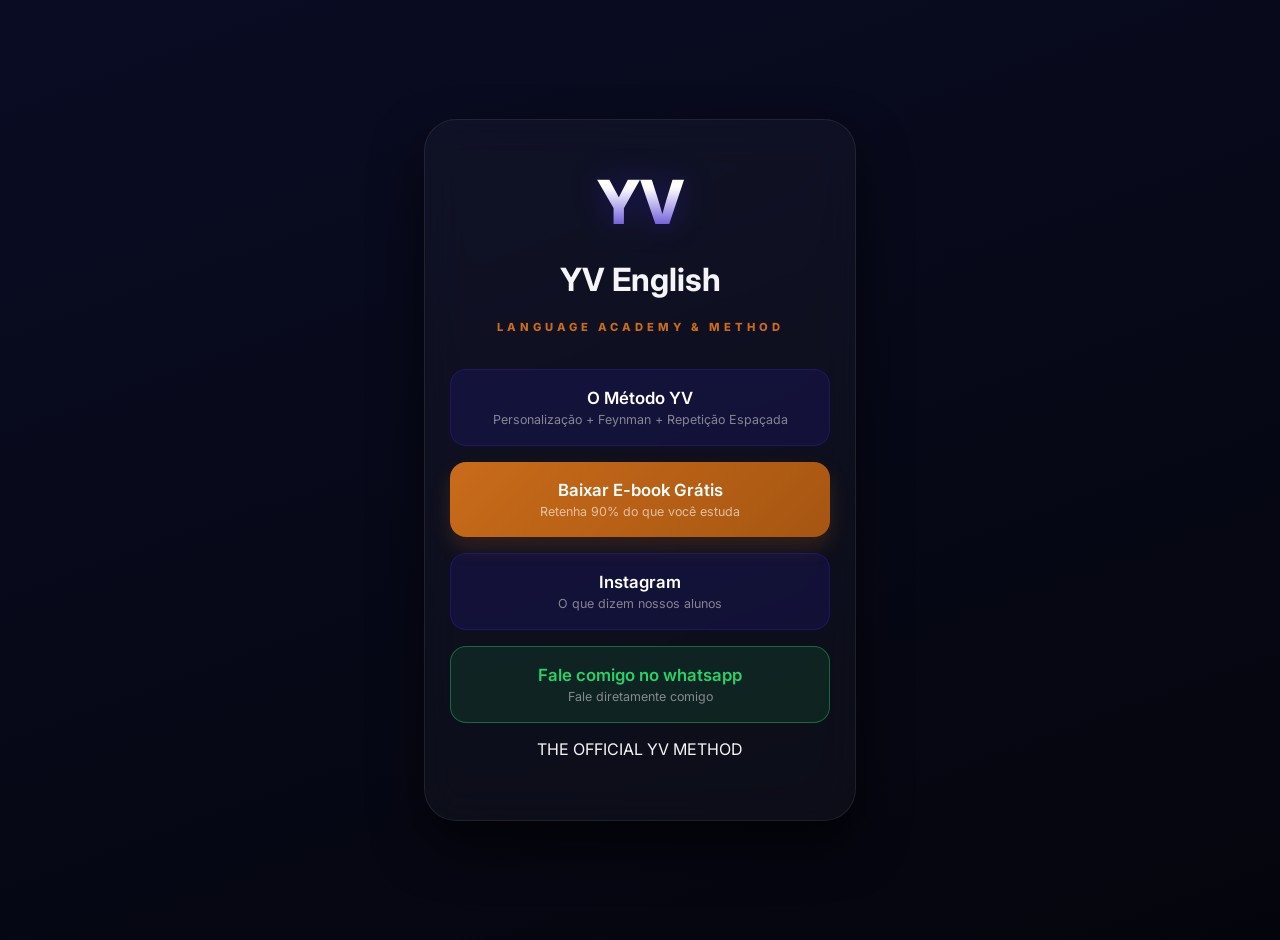
<file: index.html>
<!DOCTYPE html>
<html lang="pt-br">
<head>
    <meta charset="UTF-8">
    <meta name="viewport" content="width=device-width, initial-scale=1.0">
    <title>YV English | Linktree Oficial</title>
    <link rel="stylesheet" href="style.css">
    <link href="https://fonts.googleapis.com/css2?family=Inter:wght@400;600;800&display=swap" rel="stylesheet">
</head>
<body>
    <div class="glass-container">
        <header>
            <div class="logo-glow">YV</div>
            <h1>YV English</h1>
            <p class="tagline">LANGUAGE ACADEMY & METHOD</p>
        </header>

        <main id="links">
            <a href="metodo.html" class="btn secondary">
                <span>O Método YV</span>
                <small>Personalização + Feynman + Repetição Espaçada</small>
            </a>

            <a href="assets/yv.pdf" target="_blank" class="btn primary">
                <span>Baixar E-book Grátis</span>
                <small>Retenha 90% do que você estuda</small>
            </a>

            <a href="https://www.instagram.com/yvenglish" class="btn secondary">
                <span>Instagram</span>
                <small>O que dizem nossos alunos</small>
            </a>

            <a href="https://wa.me/5521965126480" class="btn whatsapp">
                <span>Fale comigo no whatsapp</span>
                <small>Fale diretamente comigo</small>
            </a>
        </main>

        <footer>
            <p class="footer-brand">THE OFFICIAL YV METHOD</p>
        </footer>
    </div>
</body>
</html>
</file>
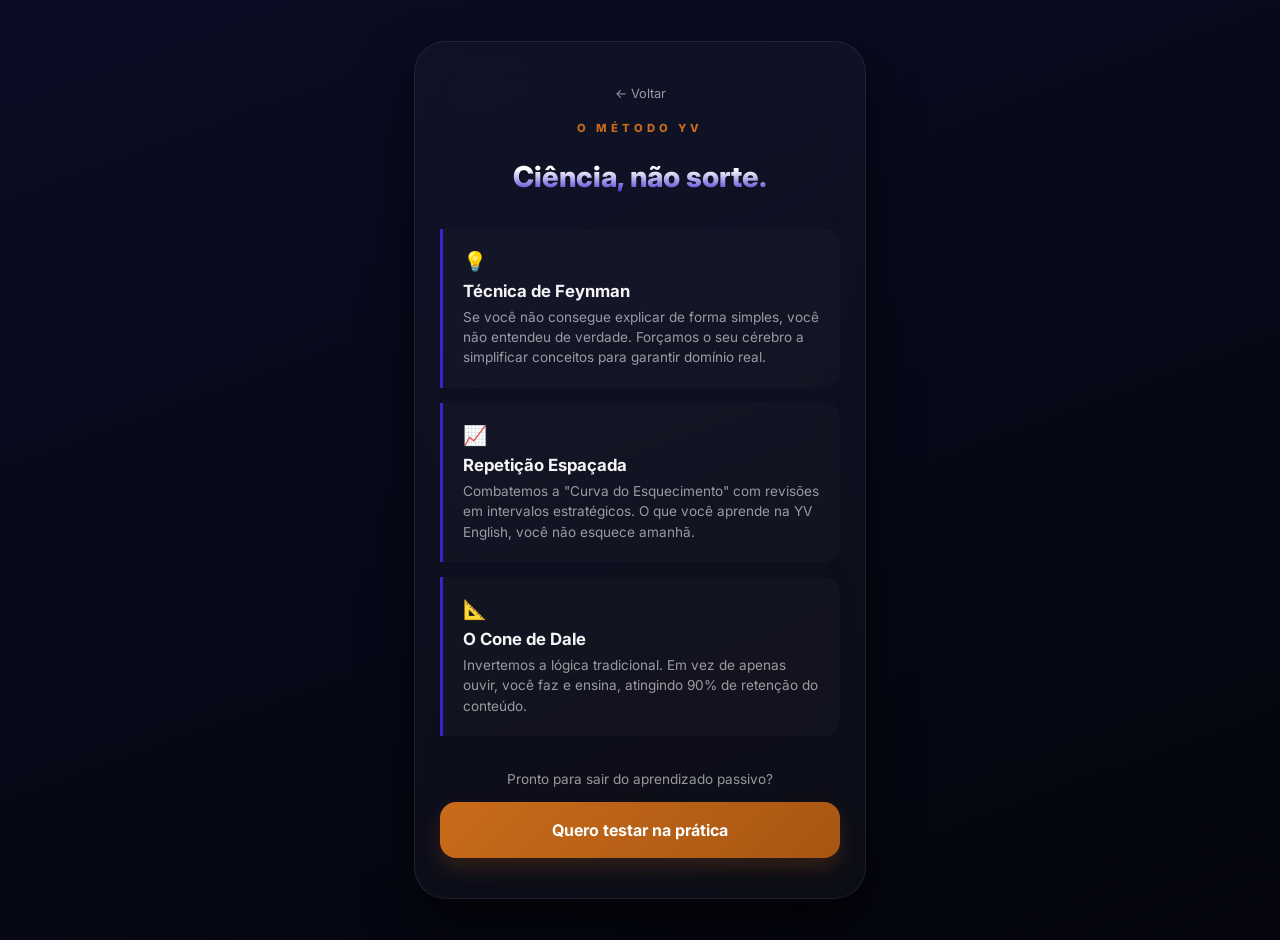
<file: metodo.html>
<!DOCTYPE html>
<html lang="pt-br">
<head>
    <meta charset="UTF-8">
    <meta name="viewport" content="width=device-width, initial-scale=1.0">
    <title>O Método YV | Ciência da Fluência</title>
    <link rel="stylesheet" href="metodo.css">
    <link href="https://fonts.googleapis.com/css2?family=Inter:wght@400;600;800&display=swap" rel="stylesheet">
</head>
<body>
    <div class="glass-container method-page">
        <header>
            <a href="index.html" class="back-link">← Voltar</a>
            <div class="tagline">O MÉTODO YV</div>
            <h2>Ciência, não sorte.</h2>
        </header>

        <section class="method-content">
            <div class="pillar">
                <span class="icon">💡</span>
                <h3>Técnica de Feynman</h3>
                <p>Se você não consegue explicar de forma simples, você não entendeu de verdade. Forçamos o seu cérebro a simplificar conceitos para garantir domínio real.</p>
            </div>

            <div class="pillar">
                <span class="icon">📈</span>
                <h3>Repetição Espaçada</h3>
                <p>Combatemos a "Curva do Esquecimento" com revisões em intervalos estratégicos. O que você aprende na YV English, você não esquece amanhã.</p>
            </div>

            <div class="pillar">
                <span class="icon">📐</span>
                <h3>O Cone de Dale</h3>
                <p>Invertemos a lógica tradicional. Em vez de apenas ouvir, você faz e ensina, atingindo 90% de retenção do conteúdo.</p>
            </div>
        </section>

        <div class="cta-area">
            <p>Pronto para sair do aprendizado passivo?</p>
            <a href="https://wa.me/5521965126480" class="btn primary">Quero testar na prática</a>
        </div>
    </div>

    <script src="script.js"></script>
</body>
</html>
</file>
<file: style.css>
:root {
    /* Troca do roxo neon por um Roxo Real Profundo */
    --bg-color: #04050c;           /* Quase preto, para dar contraste */
    --deep-navy: #0a0c24;          /* Azul marinho profundo */
    --royal-purple: #3b22cc;       /* Roxo institucional e sério */
    --accent-orange: #c96b1a;      /* Laranja escuro (cor de autoridade do e-book) */
    --glass-bg: rgba(255, 255, 255, 0.03);
    --text-white: #f5f5f7;         /* Off-white para não cansar a vista */
}

head {}

body {
    /* Gradiente linear mais elegante, sem aquele círculo roxo no meio */
    background: linear-gradient(160deg, var(--deep-navy) 0%, var(--bg-color) 100%);
    color: var(--text-white);
    font-family: 'Inter', sans-serif;
    display: flex;
    justify-content: center;
    align-items: center;
    min-height: 100vh;
    margin: 0;
    padding: 20px;
}

.glass-container {
    background: var(--glass-bg);
    backdrop-filter: blur(20px);
    -webkit-backdrop-filter: blur(20px); /* Suporte Safari */
    border: 1px solid rgba(255, 255, 255, 0.08);
    border-radius: 32px;
    padding: 45px 25px;
    width: 100%;
    max-width: 380px;
    box-shadow: 0 25px 50px rgba(0, 0, 0, 0.6);
    text-align: center;
}

.logo-glow {
    font-size: 3.8rem;
    font-weight: 800;
    /* Gradiente no texto para um efeito metálico */
    background: linear-gradient(to bottom, #ffffff 30%, var(--royal-purple) 100%);
    -webkit-background-clip: text;
    -webkit-text-fill-color: transparent;
    filter: drop-shadow(0 0 15px rgba(59, 34, 204, 0.4));
    margin-bottom: 5px;
}

.tagline { 
    font-size: 0.7rem; 
    letter-spacing: 4px; 
    color: var(--accent-orange); /* Laranja escuro trazendo a marca do e-book */
    margin-bottom: 35px;
    font-weight: 800;
    text-transform: uppercase;
}

/* BOTÕES */
.btn {
    display: flex;
    flex-direction: column;
    text-decoration: none;
    padding: 18px;
    margin-bottom: 16px;
    border-radius: 16px;
    transition: all 0.3s cubic-bezier(0.4, 0, 0.2, 1);
    border: 1px solid rgba(255, 255, 255, 0.05);
}

.btn span { font-weight: 600; font-size: 1.05rem; color: #fff; }
.btn small { font-size: 0.78rem; opacity: 0.6; margin-top: 4px; color: #d1d1d1; }

/* Destaque para o E-book (Ouro) */
.primary { 
    background: linear-gradient(135deg, var(--accent-orange), #a65612);
    border: none;
    box-shadow: 0 10px 20px rgba(201, 107, 26, 0.2);
}
.primary span, .primary small { color: #fff; }

/* Botão Secundário - Agora usando o Roxo Real com baixa opacidade */
.secondary { 
    background: rgba(59, 34, 204, 0.15); 
    border: 1px solid rgba(59, 34, 204, 0.3);
}
.secondary:hover { 
    background: rgba(59, 34, 204, 0.3); 
    transform: translateY(-4px); 
    border-color: var(--royal-purple);
}

/* WhatsApp mais sóbrio */
.whatsapp { 
    background: rgba(37, 211, 102, 0.1); 
    border: 1px solid rgba(37, 211, 102, 0.4); 
}
.whatsapp:hover { background: rgba(37, 211, 102, 0.2); }
.whatsapp span { color: #25D366; }

/* Animação de Pulse mais discreta */
@keyframes pulse-animation {
    0% { box-shadow: 0 0 0 0 rgba(201, 107, 26, 0.4); }
    70% { box-shadow: 0 0 0 12px rgba(201, 107, 26, 0); }
    100% { box-shadow: 0 0 0 0 rgba(201, 107, 26, 0); }
}

/* Ajustes na Página de Método */
.pillar {
    border-left: 2px solid var(--royal-purple);
    background: rgba(255,255,255,0.02);
    padding: 15px;
    border-radius: 0 12px 12px 0;
}
</file>
<file: metodo.css>
:root {
    --bg-color: #04050c;           /* Quase preto */
    --deep-navy: #0a0c24;          /* Azul marinho profundo */
    --royal-purple: #3b22cc;       /* Roxo institucional */
    --accent-orange: #c96b1a;      /* Laranja de autoridade */
    --glass-bg: rgba(255, 255, 255, 0.03);
    --text-white: #f5f5f7;         /* Off-white */
    --text-muted: rgba(245, 245, 247, 0.6);
}

body {
    background: linear-gradient(160deg, var(--deep-navy) 0%, var(--bg-color) 100%);
    color: var(--text-white);
    font-family: 'Inter', sans-serif;
    display: flex;
    justify-content: center;
    align-items: center;
    min-height: 100vh;
    margin: 0;
    padding: 20px;
}

/* CONTAINER PRINCIPAL */
.glass-container {
    background: var(--glass-bg);
    backdrop-filter: blur(20px);
    -webkit-backdrop-filter: blur(20px);
    border: 1px solid rgba(255, 255, 255, 0.08);
    border-radius: 32px;
    padding: 40px 25px;
    width: 100%;
    max-width: 400px;
    box-shadow: 0 25px 50px rgba(0, 0, 0, 0.6);
    text-align: center;
}

/* HEADER */
.back-link {
    display: inline-block;
    text-decoration: none;
    color: var(--text-muted);
    font-size: 0.8rem;
    margin-bottom: 20px;
    transition: color 0.3s;
}

.back-link:hover { color: var(--accent-orange); }

.tagline { 
    font-size: 0.7rem; 
    letter-spacing: 4px; 
    color: var(--accent-orange); 
    margin-bottom: 10px;
    font-weight: 800;
    text-transform: uppercase;
}

h2 {
    font-size: 1.8rem;
    font-weight: 800;
    background: linear-gradient(to bottom, #ffffff 30%, var(--royal-purple) 100%);
    -webkit-background-clip: text;
    -webkit-text-fill-color: transparent;
    margin-bottom: 35px;
}

/* PILARES / MÉTODO */
.method-content {
    display: flex;
    flex-direction: column;
    gap: 15px;
    text-align: left;
}

.pillar {
    border-left: 3px solid var(--royal-purple);
    background: rgba(255, 255, 255, 0.02);
    padding: 20px;
    border-radius: 0 16px 16px 0;
    transition: transform 0.3s ease;
}

.pillar:hover {
    background: rgba(255, 255, 255, 0.05);
    transform: translateX(5px);
}

.pillar .icon {
    font-size: 1.2rem;
    display: block;
    margin-bottom: 8px;
}

.pillar h3 {
    color: var(--text-white);
    font-size: 1.05rem;
    margin: 0 0 6px 0;
}

.pillar p {
    font-size: 0.85rem;
    color: var(--text-muted);
    line-height: 1.5;
    margin: 0;
}

/* CTA & BOTÃO */
.cta-area {
    margin-top: 35px;
}

.cta-area p {
    font-size: 0.85rem;
    margin-bottom: 15px;
    color: var(--text-muted);
}

.btn {
    display: inline-block;
    text-decoration: none;
    padding: 18px 25px;
    border-radius: 16px;
    font-weight: 700;
    font-size: 1rem;
    transition: all 0.3s cubic-bezier(0.4, 0, 0.2, 1);
    width: 100%;
    box-sizing: border-box;
}

.primary { 
    background: linear-gradient(135deg, var(--accent-orange), #a65612);
    color: #fff;
    box-shadow: 0 10px 20px rgba(201, 107, 26, 0.2);
    border: none;
}

.primary:hover {
    transform: translateY(-4px);
    filter: brightness(1.2);
}
</file>
